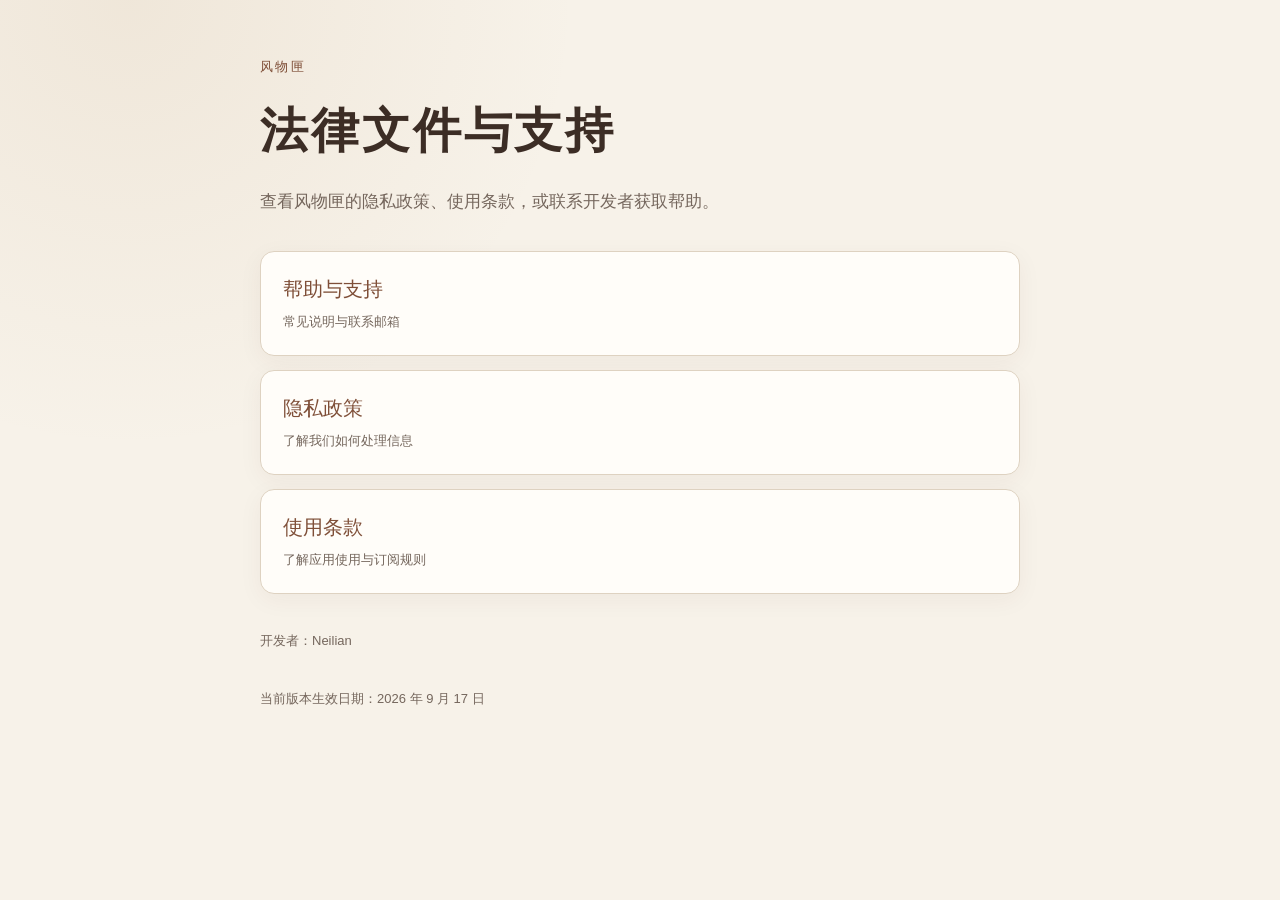
<file: index.html>
<!doctype html>
<html lang="zh-CN">
<head>
  <meta charset="utf-8">
  <meta name="viewport" content="width=device-width, initial-scale=1">
  <title>风物匣 · 法律文件与支持</title>
  <link rel="stylesheet" href="styles.css">
</head>
<body>
  <main class="container landing">
    <p class="eyebrow">风物匣</p>
    <h1>法律文件与支持</h1>
    <p class="lead">查看风物匣的隐私政策、使用条款，或联系开发者获取帮助。</p>
    <nav class="document-list" aria-label="法律文件与支持">
      <a class="document-card" href="support.html">
        <span>帮助与支持</span>
        <small>常见说明与联系邮箱</small>
      </a>
      <a class="document-card" href="privacy-policy.html">
        <span>隐私政策</span>
        <small>了解我们如何处理信息</small>
      </a>
      <a class="document-card" href="terms-of-use.html">
        <span>使用条款</span>
        <small>了解应用使用与订阅规则</small>
      </a>
    </nav>
    <p class="meta">开发者：Neilian</p>
    <p class="updated">当前版本生效日期：2026 年 9 月 17 日</p>
  </main>
</body>
</html>
</file>
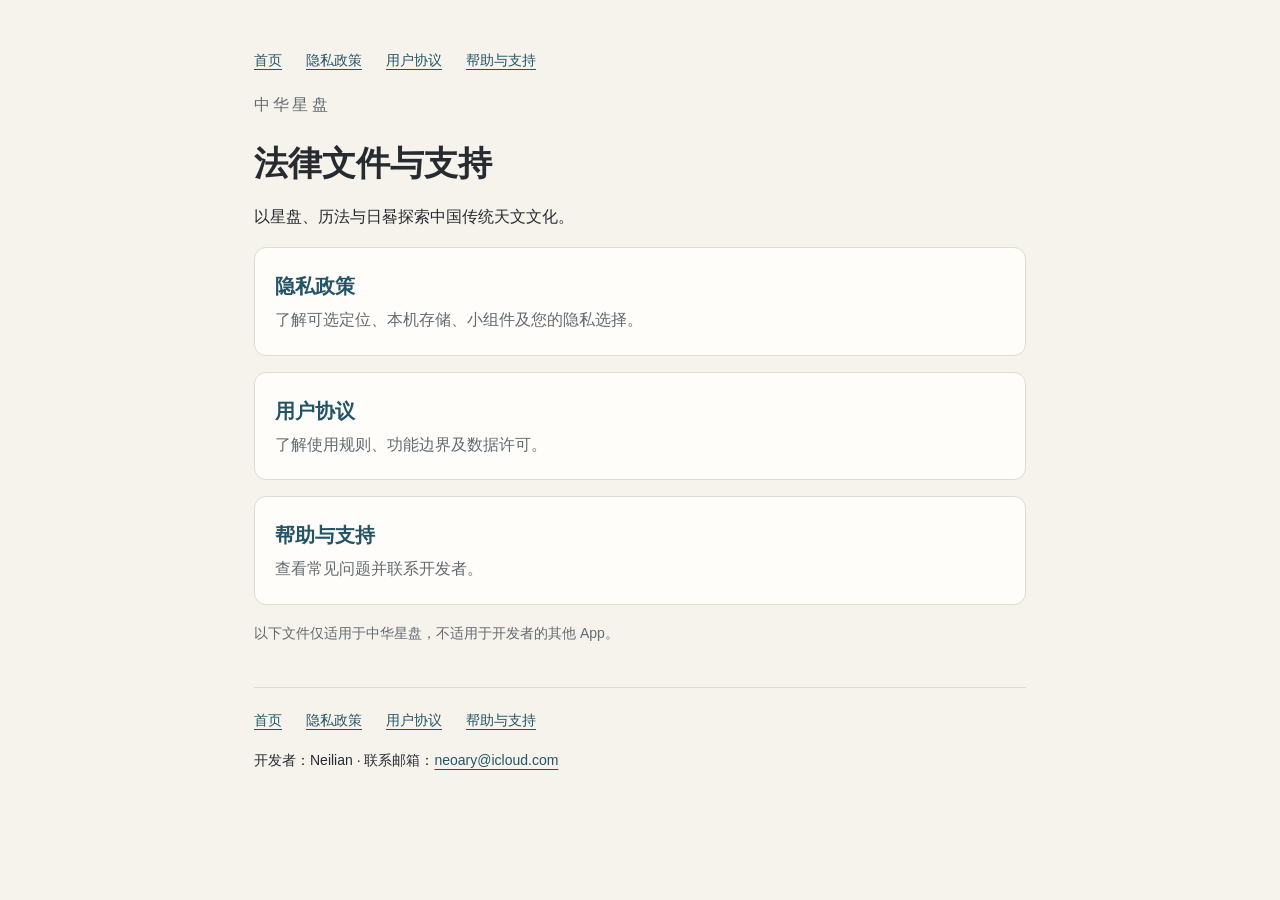
<file: apps/chinese-star-chart/index.html>
<!doctype html>
<html lang="zh-CN">
<head>
<meta charset="utf-8">
<meta name="viewport" content="width=device-width, initial-scale=1">
<meta name="description" content="中华星盘法律文件与支持，开发者 Neilian。">
<title>法律文件与支持 · 中华星盘</title>
<style>*{box-sizing:border-box}body{margin:0;background:#f6f3ed;color:#272b30;font-family:-apple-system,BlinkMacSystemFont,"PingFang SC","Microsoft YaHei",sans-serif;line-height:1.85}main{max-width:820px;margin:auto;padding:48px 24px 64px}a{color:#245566;text-underline-offset:4px}nav{display:flex;flex-wrap:wrap;gap:12px 24px;font-size:14px}h1{font-size:34px;line-height:1.3;margin:22px 0 12px}h2{font-size:21px;margin-top:32px}p,li{overflow-wrap:anywhere}.brand{letter-spacing:.2em;color:#626b70}.meta{font-size:14px;color:#626b70}.card{display:block;background:#fffdf9;border:1px solid #dedbd2;border-radius:12px;margin:16px 0;padding:20px;text-decoration:none}.card strong{display:block;font-size:20px}.card span{color:#626b70}footer{margin-top:40px;padding-top:20px;border-top:1px solid #dedbd2;font-size:14px}strong{font-weight:650}@media(max-width:480px){main{padding:28px 20px 48px}h1{font-size:28px}}</style>
</head>
<body><main>
<nav aria-label="中华星盘文件导航"><a href="index.html">首页</a><a href="privacy-policy.html">隐私政策</a><a href="terms-of-use.html">用户协议</a><a href="support.html">帮助与支持</a></nav>
<p class="brand">中华星盘</p><h1>法律文件与支持</h1>
<p>以星盘、历法与日晷探索中国传统天文文化。</p>
<a class="card" href="privacy-policy.html"><strong>隐私政策</strong><span>了解可选定位、本机存储、小组件及您的隐私选择。</span></a>
<a class="card" href="terms-of-use.html"><strong>用户协议</strong><span>了解使用规则、功能边界及数据许可。</span></a>
<a class="card" href="support.html"><strong>帮助与支持</strong><span>查看常见问题并联系开发者。</span></a>
<p class="meta">以下文件仅适用于中华星盘，不适用于开发者的其他 App。</p>
<footer><nav aria-label="中华星盘文件导航"><a href="index.html">首页</a><a href="privacy-policy.html">隐私政策</a><a href="terms-of-use.html">用户协议</a><a href="support.html">帮助与支持</a></nav><p>开发者：Neilian · 联系邮箱：<a href="mailto:neoary@icloud.com">neoary@icloud.com</a></p></footer>
</main></body></html>
</file>
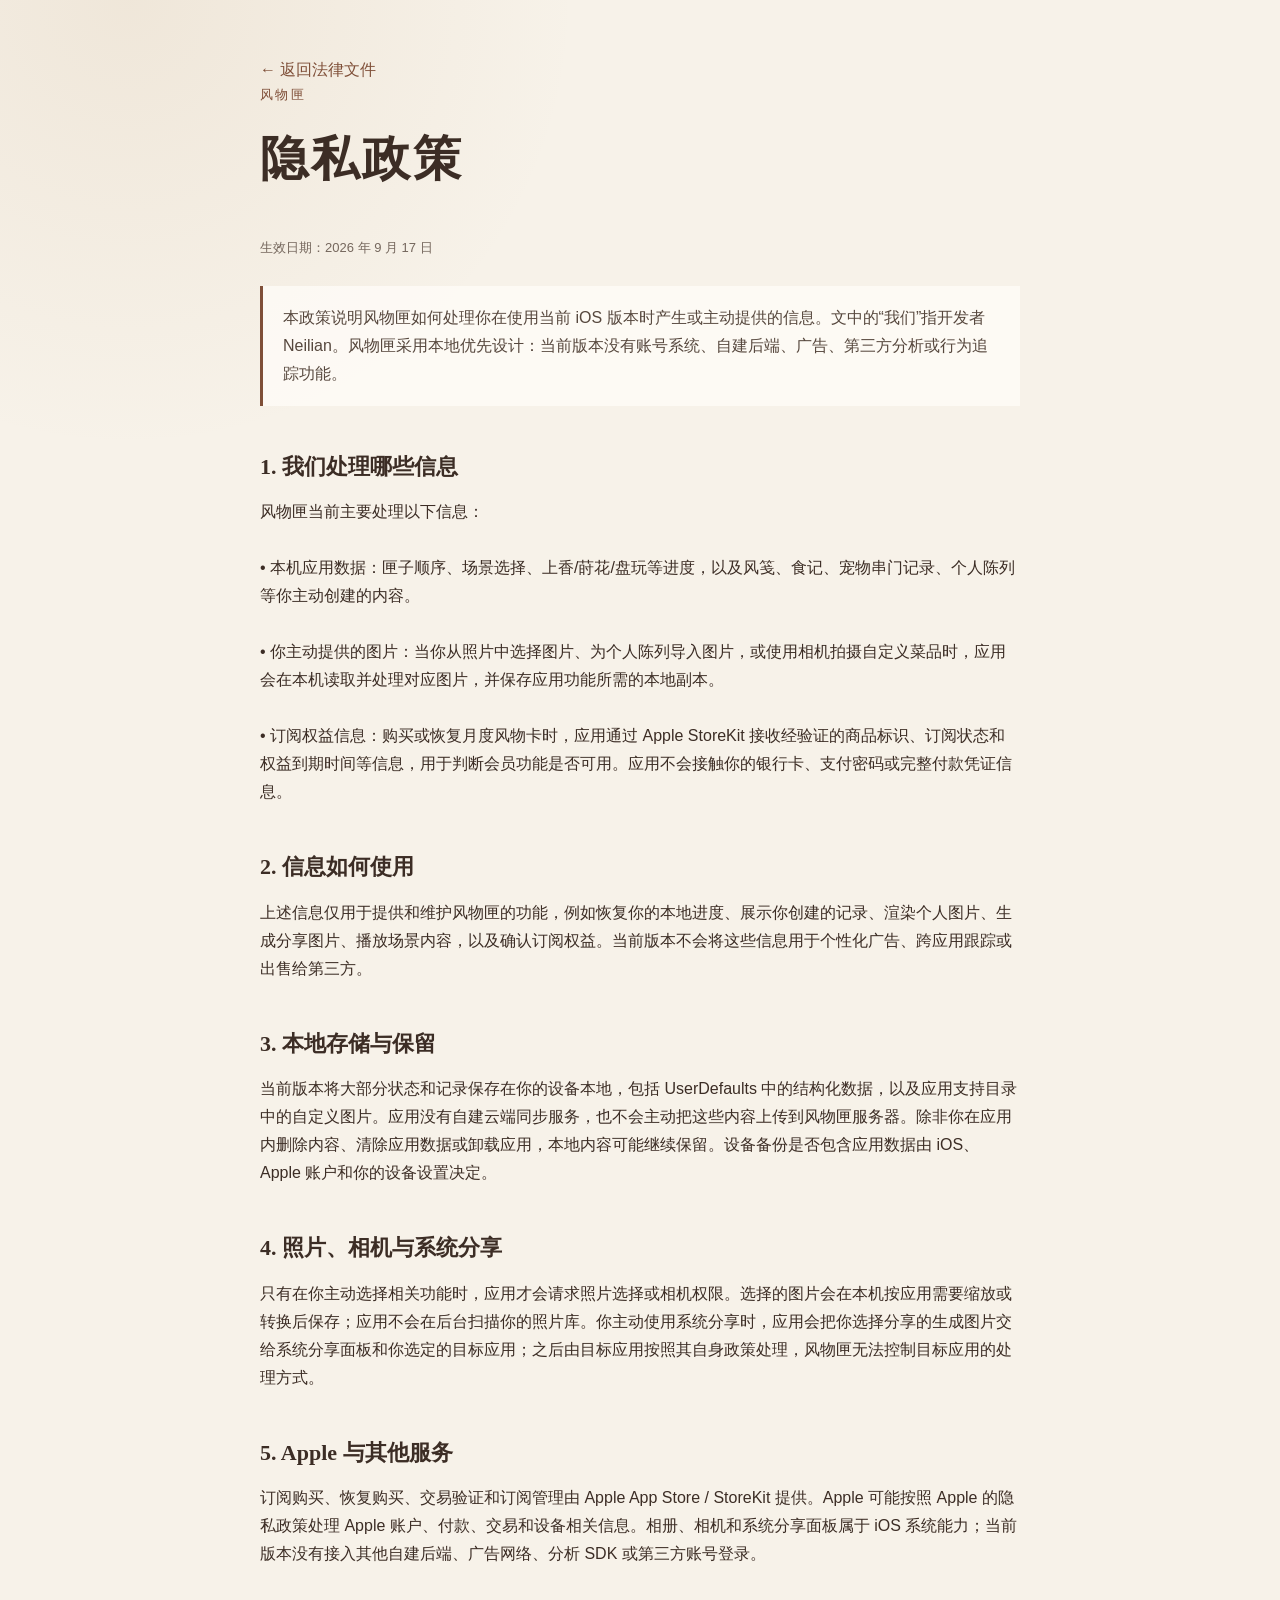
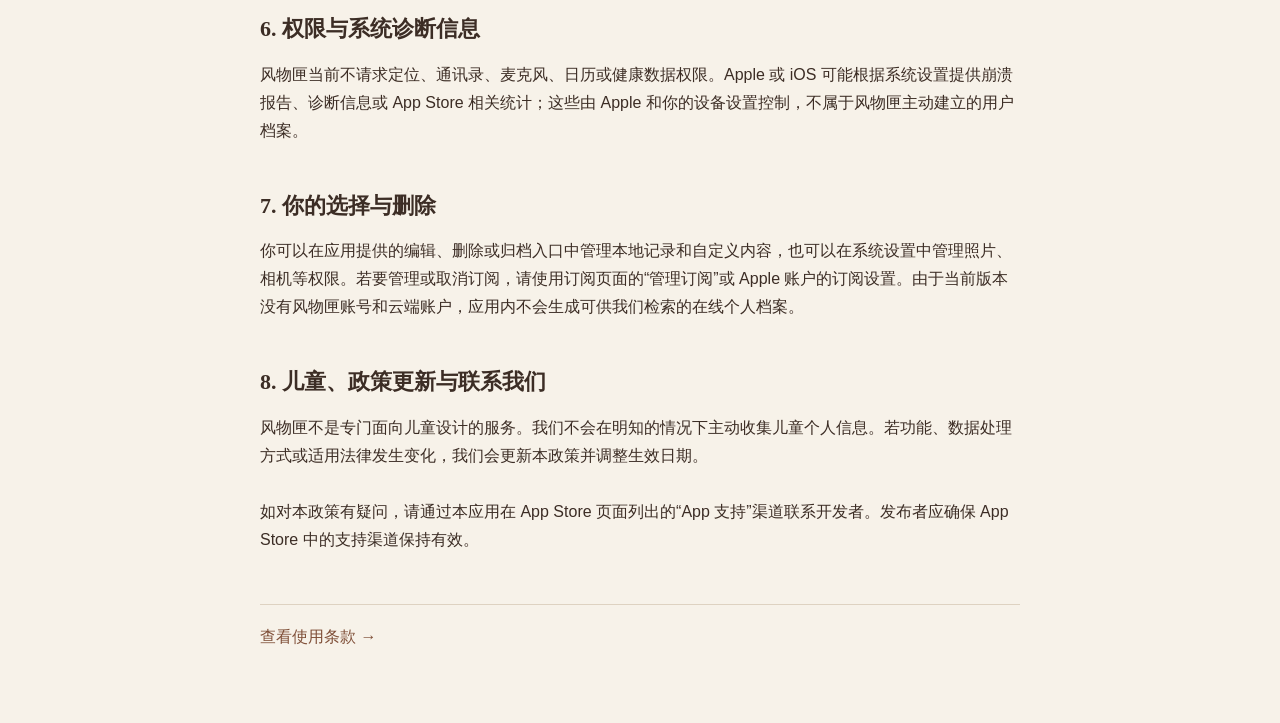
<file: privacy-policy.html>
<!doctype html>
<html lang="zh-CN">
<head>
  <meta charset="utf-8">
  <meta name="viewport" content="width=device-width, initial-scale=1">
  <meta name="description" content="风物匣隐私政策">
  <title>隐私政策 · 风物匣</title>
  <link rel="stylesheet" href="styles.css">
</head>
<body>
  <main class="container">
    <a class="back" href="index.html">← 返回法律文件</a>
    <p class="eyebrow">风物匣</p>
    <h1>隐私政策</h1>
    <p class="meta">生效日期：2026 年 9 月 17 日</p>
    <p class="summary">本政策说明风物匣如何处理你在使用当前 iOS 版本时产生或主动提供的信息。文中的“我们”指开发者 Neilian。风物匣采用本地优先设计：当前版本没有账号系统、自建后端、广告、第三方分析或行为追踪功能。</p>

    <section>
      <h2>1. 我们处理哪些信息</h2>
      <p>风物匣当前主要处理以下信息：

• 本机应用数据：匣子顺序、场景选择、上香/莳花/盘玩等进度，以及风笺、食记、宠物串门记录、个人陈列等你主动创建的内容。

• 你主动提供的图片：当你从照片中选择图片、为个人陈列导入图片，或使用相机拍摄自定义菜品时，应用会在本机读取并处理对应图片，并保存应用功能所需的本地副本。

• 订阅权益信息：购买或恢复月度风物卡时，应用通过 Apple StoreKit 接收经验证的商品标识、订阅状态和权益到期时间等信息，用于判断会员功能是否可用。应用不会接触你的银行卡、支付密码或完整付款凭证信息。</p>
    </section>

    <section>
      <h2>2. 信息如何使用</h2>
      <p>上述信息仅用于提供和维护风物匣的功能，例如恢复你的本地进度、展示你创建的记录、渲染个人图片、生成分享图片、播放场景内容，以及确认订阅权益。当前版本不会将这些信息用于个性化广告、跨应用跟踪或出售给第三方。</p>
    </section>

    <section>
      <h2>3. 本地存储与保留</h2>
      <p>当前版本将大部分状态和记录保存在你的设备本地，包括 UserDefaults 中的结构化数据，以及应用支持目录中的自定义图片。应用没有自建云端同步服务，也不会主动把这些内容上传到风物匣服务器。除非你在应用内删除内容、清除应用数据或卸载应用，本地内容可能继续保留。设备备份是否包含应用数据由 iOS、Apple 账户和你的设备设置决定。</p>
    </section>

    <section>
      <h2>4. 照片、相机与系统分享</h2>
      <p>只有在你主动选择相关功能时，应用才会请求照片选择或相机权限。选择的图片会在本机按应用需要缩放或转换后保存；应用不会在后台扫描你的照片库。你主动使用系统分享时，应用会把你选择分享的生成图片交给系统分享面板和你选定的目标应用；之后由目标应用按照其自身政策处理，风物匣无法控制目标应用的处理方式。</p>
    </section>

    <section>
      <h2>5. Apple 与其他服务</h2>
      <p>订阅购买、恢复购买、交易验证和订阅管理由 Apple App Store / StoreKit 提供。Apple 可能按照 Apple 的隐私政策处理 Apple 账户、付款、交易和设备相关信息。相册、相机和系统分享面板属于 iOS 系统能力；当前版本没有接入其他自建后端、广告网络、分析 SDK 或第三方账号登录。</p>
    </section>

    <section>
      <h2>6. 权限与系统诊断信息</h2>
      <p>风物匣当前不请求定位、通讯录、麦克风、日历或健康数据权限。Apple 或 iOS 可能根据系统设置提供崩溃报告、诊断信息或 App Store 相关统计；这些由 Apple 和你的设备设置控制，不属于风物匣主动建立的用户档案。</p>
    </section>

    <section>
      <h2>7. 你的选择与删除</h2>
      <p>你可以在应用提供的编辑、删除或归档入口中管理本地记录和自定义内容，也可以在系统设置中管理照片、相机等权限。若要管理或取消订阅，请使用订阅页面的“管理订阅”或 Apple 账户的订阅设置。由于当前版本没有风物匣账号和云端账户，应用内不会生成可供我们检索的在线个人档案。</p>
    </section>

    <section>
      <h2>8. 儿童、政策更新与联系我们</h2>
      <p>风物匣不是专门面向儿童设计的服务。我们不会在明知的情况下主动收集儿童个人信息。若功能、数据处理方式或适用法律发生变化，我们会更新本政策并调整生效日期。

如对本政策有疑问，请通过本应用在 App Store 页面列出的“App 支持”渠道联系开发者。发布者应确保 App Store 中的支持渠道保持有效。</p>
    </section>

    <footer><a class="back" href="terms-of-use.html">查看使用条款 →</a></footer>
  </main>
</body>
</html>
</file>
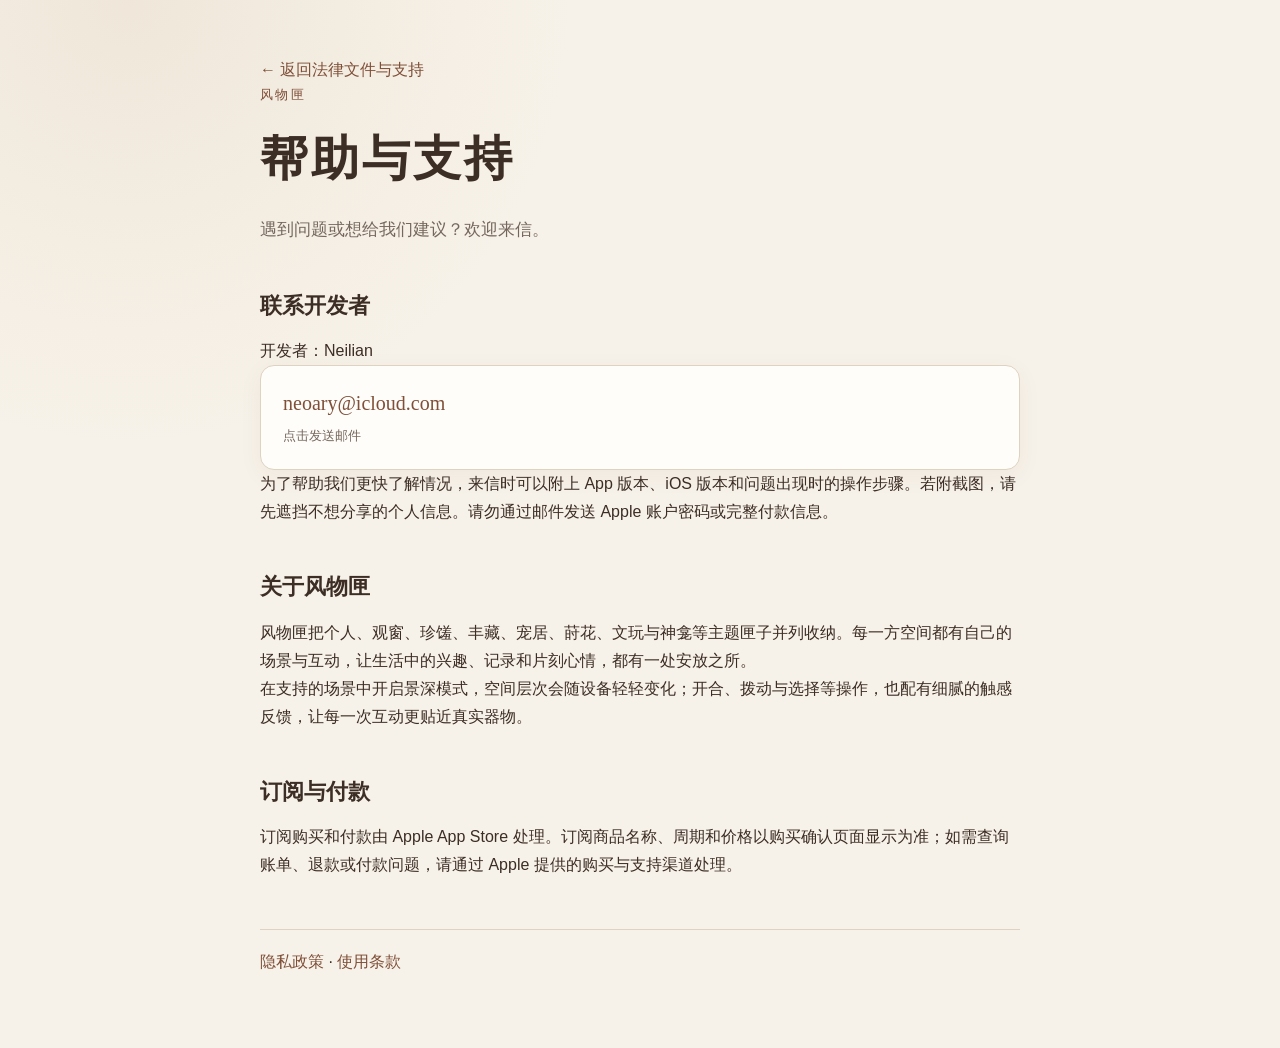
<file: support.html>
<!doctype html>
<html lang="zh-CN">
<head>
  <meta charset="utf-8">
  <meta name="viewport" content="width=device-width, initial-scale=1">
  <meta name="description" content="风物匣帮助与支持，提供联系邮箱、使用说明和关于风物匣的信息。">
  <title>帮助与支持 · 风物匣</title>
  <link rel="stylesheet" href="styles.css">
</head>
<body>
  <main class="container">
    <a class="back" href="index.html">← 返回法律文件与支持</a>
    <p class="eyebrow">风物匣</p>
    <h1>帮助与支持</h1>
    <p class="lead">遇到问题或想给我们建议？欢迎来信。</p>

    <section>
      <h2>联系开发者</h2>
      <p>开发者：Neilian</p>
      <a class="document-card" href="mailto:neoary@icloud.com?subject=%E9%A3%8E%E7%89%A9%E5%8C%A3%20%E4%BD%BF%E7%94%A8%E6%94%AF%E6%8C%81">
        <span>neoary@icloud.com</span>
        <small>点击发送邮件</small>
      </a>
      <p>为了帮助我们更快了解情况，来信时可以附上 App 版本、iOS 版本和问题出现时的操作步骤。若附截图，请先遮挡不想分享的个人信息。请勿通过邮件发送 Apple 账户密码或完整付款信息。</p>
    </section>

    <section>
      <h2>关于风物匣</h2>
      <p>风物匣把个人、观窗、珍馐、丰藏、宠居、莳花、文玩与神龛等主题匣子并列收纳。每一方空间都有自己的场景与互动，让生活中的兴趣、记录和片刻心情，都有一处安放之所。</p>
      <p>在支持的场景中开启景深模式，空间层次会随设备轻轻变化；开合、拨动与选择等操作，也配有细腻的触感反馈，让每一次互动更贴近真实器物。</p>
    </section>

    <section>
      <h2>订阅与付款</h2>
      <p>订阅购买和付款由 Apple App Store 处理。订阅商品名称、周期和价格以购买确认页面显示为准；如需查询账单、退款或付款问题，请通过 Apple 提供的购买与支持渠道处理。</p>
    </section>

    <footer>
      <a class="back" href="privacy-policy.html">隐私政策</a>
      <span aria-hidden="true"> · </span>
      <a class="back" href="terms-of-use.html">使用条款</a>
    </footer>
  </main>
</body>
</html>
</file>
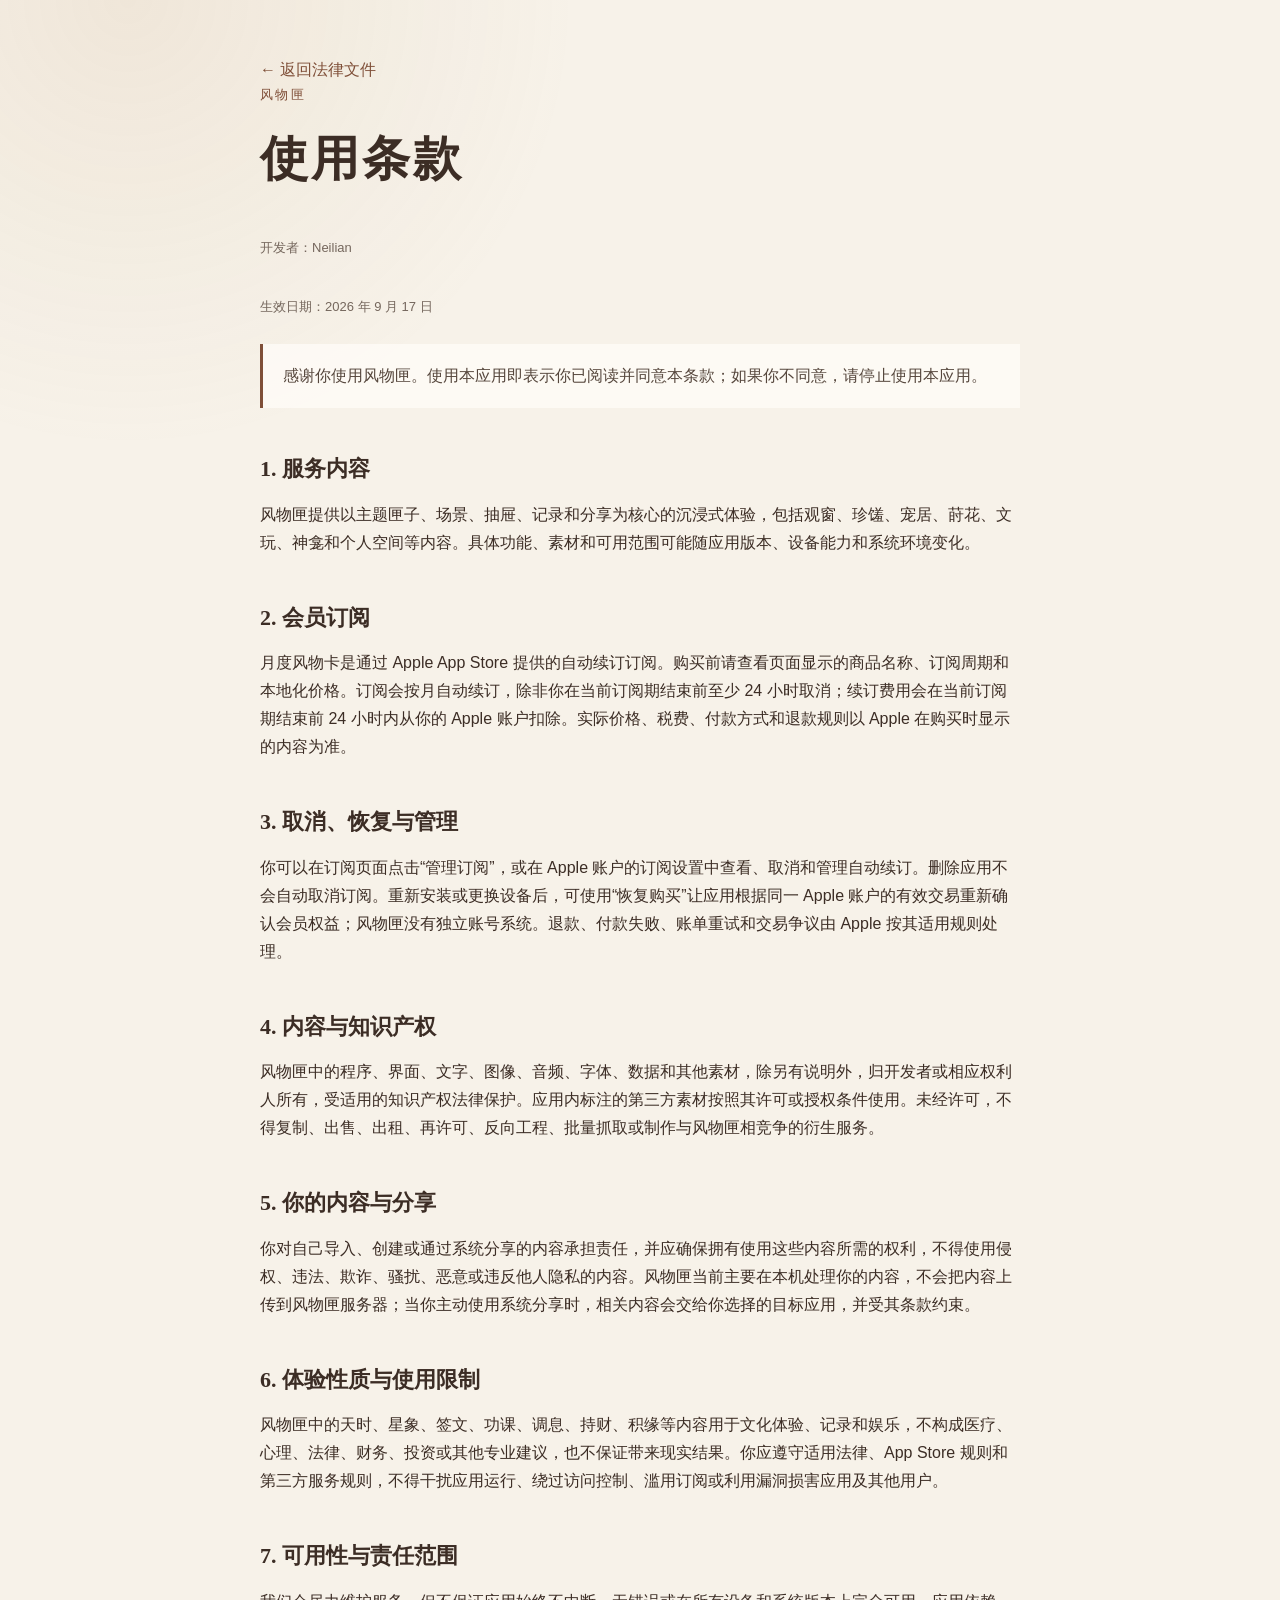
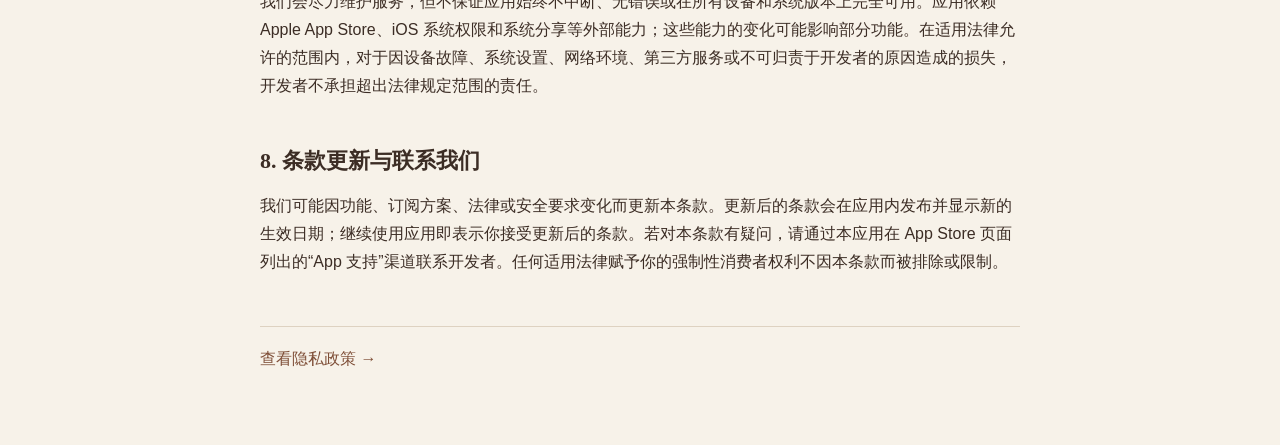
<file: terms-of-use.html>
<!doctype html>
<html lang="zh-CN">
<head>
  <meta charset="utf-8">
  <meta name="viewport" content="width=device-width, initial-scale=1">
  <meta name="description" content="风物匣使用条款">
  <title>使用条款 · 风物匣</title>
  <link rel="stylesheet" href="styles.css">
</head>
<body>
  <main class="container">
    <a class="back" href="index.html">← 返回法律文件</a>
    <p class="eyebrow">风物匣</p>
    <h1>使用条款</h1>
    <p class="meta">开发者：Neilian</p>
    <p class="meta">生效日期：2026 年 9 月 17 日</p>
    <p class="summary">感谢你使用风物匣。使用本应用即表示你已阅读并同意本条款；如果你不同意，请停止使用本应用。</p>

    <section>
      <h2>1. 服务内容</h2>
      <p>风物匣提供以主题匣子、场景、抽屉、记录和分享为核心的沉浸式体验，包括观窗、珍馐、宠居、莳花、文玩、神龛和个人空间等内容。具体功能、素材和可用范围可能随应用版本、设备能力和系统环境变化。</p>
    </section>

    <section>
      <h2>2. 会员订阅</h2>
      <p>月度风物卡是通过 Apple App Store 提供的自动续订订阅。购买前请查看页面显示的商品名称、订阅周期和本地化价格。订阅会按月自动续订，除非你在当前订阅期结束前至少 24 小时取消；续订费用会在当前订阅期结束前 24 小时内从你的 Apple 账户扣除。实际价格、税费、付款方式和退款规则以 Apple 在购买时显示的内容为准。</p>
    </section>

    <section>
      <h2>3. 取消、恢复与管理</h2>
      <p>你可以在订阅页面点击“管理订阅”，或在 Apple 账户的订阅设置中查看、取消和管理自动续订。删除应用不会自动取消订阅。重新安装或更换设备后，可使用“恢复购买”让应用根据同一 Apple 账户的有效交易重新确认会员权益；风物匣没有独立账号系统。退款、付款失败、账单重试和交易争议由 Apple 按其适用规则处理。</p>
    </section>

    <section>
      <h2>4. 内容与知识产权</h2>
      <p>风物匣中的程序、界面、文字、图像、音频、字体、数据和其他素材，除另有说明外，归开发者或相应权利人所有，受适用的知识产权法律保护。应用内标注的第三方素材按照其许可或授权条件使用。未经许可，不得复制、出售、出租、再许可、反向工程、批量抓取或制作与风物匣相竞争的衍生服务。</p>
    </section>

    <section>
      <h2>5. 你的内容与分享</h2>
      <p>你对自己导入、创建或通过系统分享的内容承担责任，并应确保拥有使用这些内容所需的权利，不得使用侵权、违法、欺诈、骚扰、恶意或违反他人隐私的内容。风物匣当前主要在本机处理你的内容，不会把内容上传到风物匣服务器；当你主动使用系统分享时，相关内容会交给你选择的目标应用，并受其条款约束。</p>
    </section>

    <section>
      <h2>6. 体验性质与使用限制</h2>
      <p>风物匣中的天时、星象、签文、功课、调息、持财、积缘等内容用于文化体验、记录和娱乐，不构成医疗、心理、法律、财务、投资或其他专业建议，也不保证带来现实结果。你应遵守适用法律、App Store 规则和第三方服务规则，不得干扰应用运行、绕过访问控制、滥用订阅或利用漏洞损害应用及其他用户。</p>
    </section>

    <section>
      <h2>7. 可用性与责任范围</h2>
      <p>我们会尽力维护服务，但不保证应用始终不中断、无错误或在所有设备和系统版本上完全可用。应用依赖 Apple App Store、iOS 系统权限和系统分享等外部能力；这些能力的变化可能影响部分功能。在适用法律允许的范围内，对于因设备故障、系统设置、网络环境、第三方服务或不可归责于开发者的原因造成的损失，开发者不承担超出法律规定范围的责任。</p>
    </section>

    <section>
      <h2>8. 条款更新与联系我们</h2>
      <p>我们可能因功能、订阅方案、法律或安全要求变化而更新本条款。更新后的条款会在应用内发布并显示新的生效日期；继续使用应用即表示你接受更新后的条款。若对本条款有疑问，请通过本应用在 App Store 页面列出的“App 支持”渠道联系开发者。任何适用法律赋予你的强制性消费者权利不因本条款而被排除或限制。</p>
    </section>

    <footer><a class="back" href="privacy-policy.html">查看隐私政策 →</a></footer>
  </main>
</body>
</html>
</file>
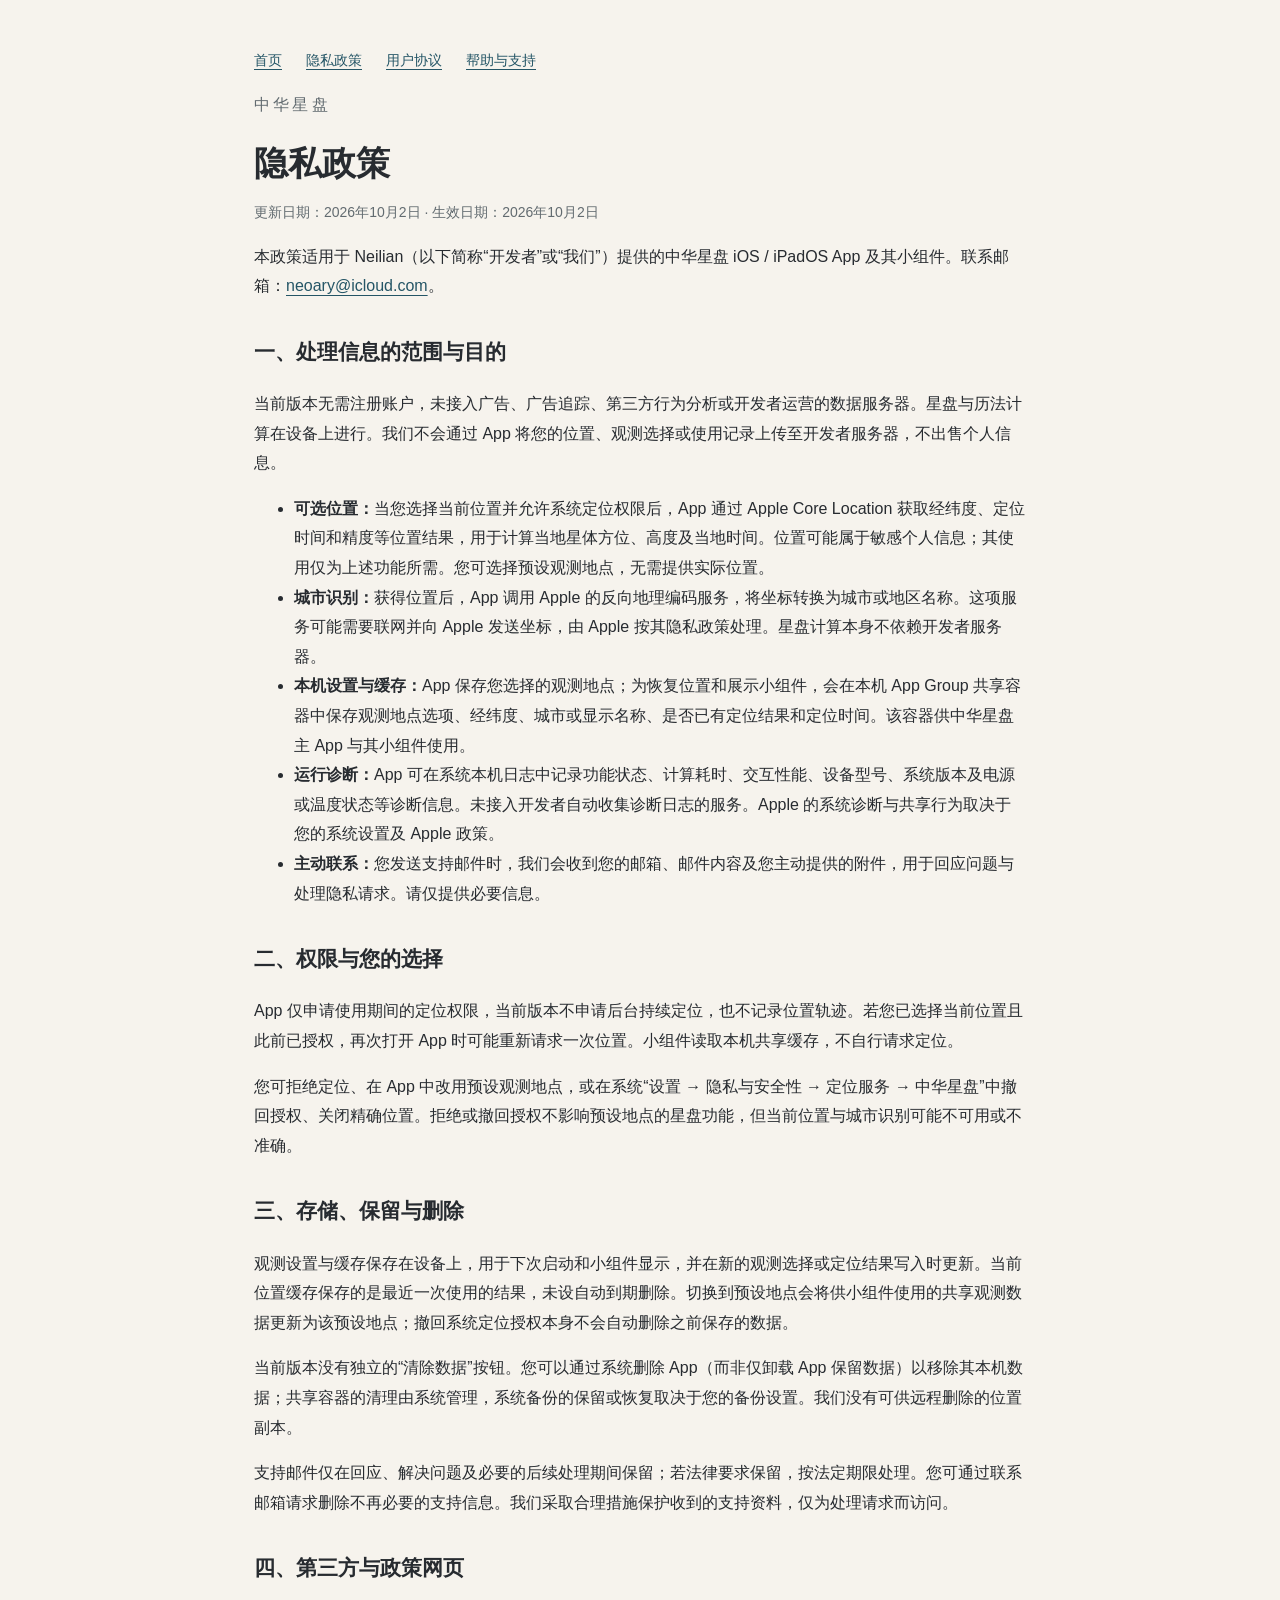
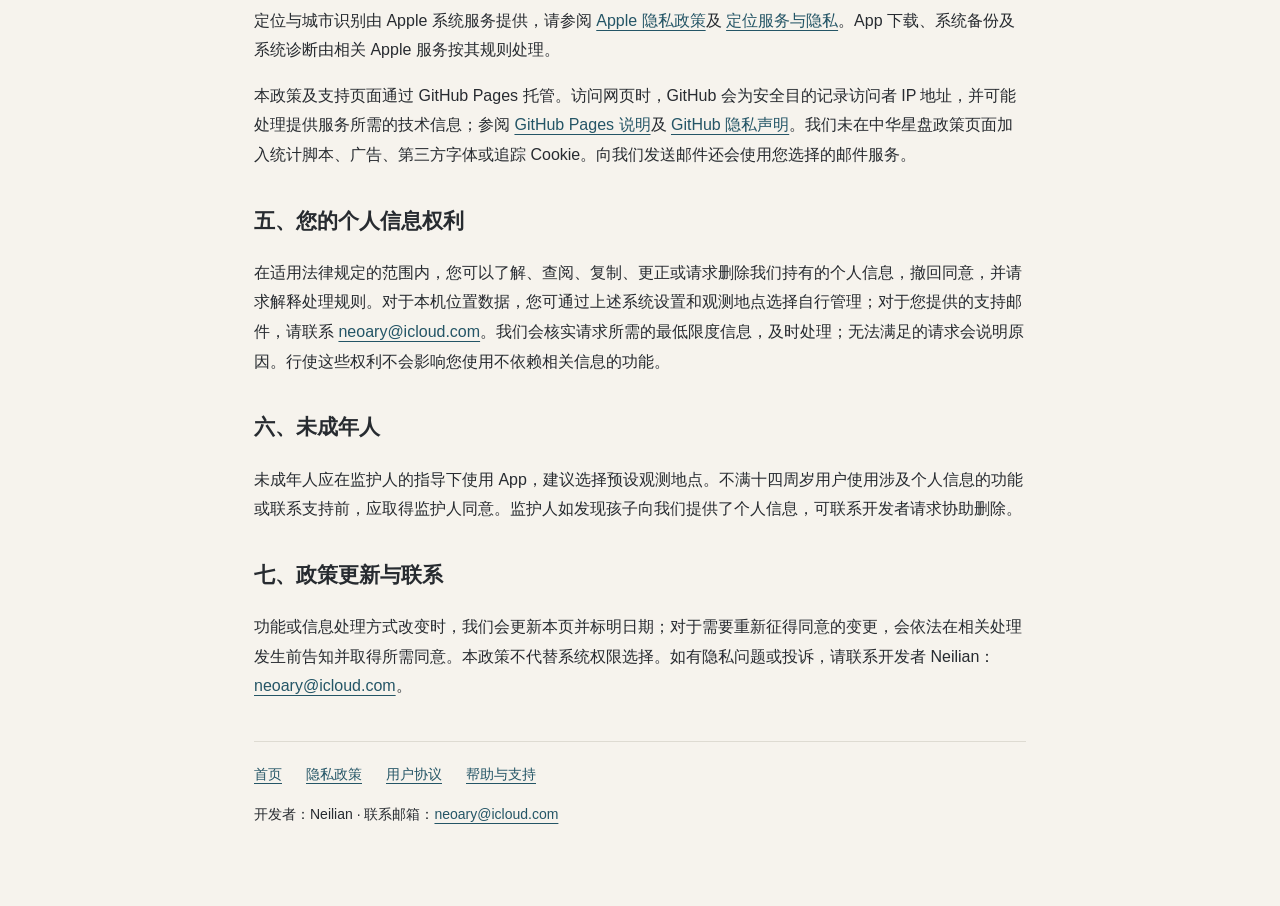
<file: apps/chinese-star-chart/privacy-policy.html>
<!doctype html>
<html lang="zh-CN">
<head>
<meta charset="utf-8">
<meta name="viewport" content="width=device-width, initial-scale=1">
<meta name="description" content="中华星盘隐私政策，开发者 Neilian。">
<title>隐私政策 · 中华星盘</title>
<style>*{box-sizing:border-box}body{margin:0;background:#f6f3ed;color:#272b30;font-family:-apple-system,BlinkMacSystemFont,"PingFang SC","Microsoft YaHei",sans-serif;line-height:1.85}main{max-width:820px;margin:auto;padding:48px 24px 64px}a{color:#245566;text-underline-offset:4px}nav{display:flex;flex-wrap:wrap;gap:12px 24px;font-size:14px}h1{font-size:34px;line-height:1.3;margin:22px 0 12px}h2{font-size:21px;margin-top:32px}p,li{overflow-wrap:anywhere}.brand{letter-spacing:.2em;color:#626b70}.meta{font-size:14px;color:#626b70}.card{display:block;background:#fffdf9;border:1px solid #dedbd2;border-radius:12px;margin:16px 0;padding:20px;text-decoration:none}.card strong{display:block;font-size:20px}.card span{color:#626b70}footer{margin-top:40px;padding-top:20px;border-top:1px solid #dedbd2;font-size:14px}strong{font-weight:650}@media(max-width:480px){main{padding:28px 20px 48px}h1{font-size:28px}}</style>
</head>
<body><main>
<nav aria-label="中华星盘文件导航"><a href="index.html">首页</a><a href="privacy-policy.html">隐私政策</a><a href="terms-of-use.html">用户协议</a><a href="support.html">帮助与支持</a></nav>
<p class="brand">中华星盘</p><h1>隐私政策</h1>
<p class="meta">更新日期：2026年10月2日 · 生效日期：2026年10月2日</p>
<p>本政策适用于 Neilian（以下简称“开发者”或“我们”）提供的中华星盘 iOS / iPadOS App 及其小组件。联系邮箱：<a href="mailto:neoary@icloud.com">neoary@icloud.com</a>。</p>
<h2>一、处理信息的范围与目的</h2>
<p>当前版本无需注册账户，未接入广告、广告追踪、第三方行为分析或开发者运营的数据服务器。星盘与历法计算在设备上进行。我们不会通过 App 将您的位置、观测选择或使用记录上传至开发者服务器，不出售个人信息。</p>
<ul><li><strong>可选位置：</strong>当您选择当前位置并允许系统定位权限后，App 通过 Apple Core Location 获取经纬度、定位时间和精度等位置结果，用于计算当地星体方位、高度及当地时间。位置可能属于敏感个人信息；其使用仅为上述功能所需。您可选择预设观测地点，无需提供实际位置。</li>
<li><strong>城市识别：</strong>获得位置后，App 调用 Apple 的反向地理编码服务，将坐标转换为城市或地区名称。这项服务可能需要联网并向 Apple 发送坐标，由 Apple 按其隐私政策处理。星盘计算本身不依赖开发者服务器。</li>
<li><strong>本机设置与缓存：</strong>App 保存您选择的观测地点；为恢复位置和展示小组件，会在本机 App Group 共享容器中保存观测地点选项、经纬度、城市或显示名称、是否已有定位结果和定位时间。该容器供中华星盘主 App 与其小组件使用。</li>
<li><strong>运行诊断：</strong>App 可在系统本机日志中记录功能状态、计算耗时、交互性能、设备型号、系统版本及电源或温度状态等诊断信息。未接入开发者自动收集诊断日志的服务。Apple 的系统诊断与共享行为取决于您的系统设置及 Apple 政策。</li>
<li><strong>主动联系：</strong>您发送支持邮件时，我们会收到您的邮箱、邮件内容及您主动提供的附件，用于回应问题与处理隐私请求。请仅提供必要信息。</li></ul>
<h2>二、权限与您的选择</h2>
<p>App 仅申请使用期间的定位权限，当前版本不申请后台持续定位，也不记录位置轨迹。若您已选择当前位置且此前已授权，再次打开 App 时可能重新请求一次位置。小组件读取本机共享缓存，不自行请求定位。</p>
<p>您可拒绝定位、在 App 中改用预设观测地点，或在系统“设置 → 隐私与安全性 → 定位服务 → 中华星盘”中撤回授权、关闭精确位置。拒绝或撤回授权不影响预设地点的星盘功能，但当前位置与城市识别可能不可用或不准确。</p>
<h2>三、存储、保留与删除</h2>
<p>观测设置与缓存保存在设备上，用于下次启动和小组件显示，并在新的观测选择或定位结果写入时更新。当前位置缓存保存的是最近一次使用的结果，未设自动到期删除。切换到预设地点会将供小组件使用的共享观测数据更新为该预设地点；撤回系统定位授权本身不会自动删除之前保存的数据。</p>
<p>当前版本没有独立的“清除数据”按钮。您可以通过系统删除 App（而非仅卸载 App 保留数据）以移除其本机数据；共享容器的清理由系统管理，系统备份的保留或恢复取决于您的备份设置。我们没有可供远程删除的位置副本。</p>
<p>支持邮件仅在回应、解决问题及必要的后续处理期间保留；若法律要求保留，按法定期限处理。您可通过联系邮箱请求删除不再必要的支持信息。我们采取合理措施保护收到的支持资料，仅为处理请求而访问。</p>
<h2>四、第三方与政策网页</h2>
<p>定位与城市识别由 Apple 系统服务提供，请参阅 <a href="https://www.apple.com/legal/privacy/">Apple 隐私政策</a>及 <a href="https://www.apple.com/legal/privacy/data/zh-cn/location-services/">定位服务与隐私</a>。App 下载、系统备份及系统诊断由相关 Apple 服务按其规则处理。</p>
<p>本政策及支持页面通过 GitHub Pages 托管。访问网页时，GitHub 会为安全目的记录访问者 IP 地址，并可能处理提供服务所需的技术信息；参阅 <a href="https://docs.github.com/en/pages/getting-started-with-github-pages/what-is-github-pages">GitHub Pages 说明</a>及 <a href="https://docs.github.com/en/site-policy/privacy-policies/github-general-privacy-statement">GitHub 隐私声明</a>。我们未在中华星盘政策页面加入统计脚本、广告、第三方字体或追踪 Cookie。向我们发送邮件还会使用您选择的邮件服务。</p>
<h2>五、您的个人信息权利</h2>
<p>在适用法律规定的范围内，您可以了解、查阅、复制、更正或请求删除我们持有的个人信息，撤回同意，并请求解释处理规则。对于本机位置数据，您可通过上述系统设置和观测地点选择自行管理；对于您提供的支持邮件，请联系 <a href="mailto:neoary@icloud.com">neoary@icloud.com</a>。我们会核实请求所需的最低限度信息，及时处理；无法满足的请求会说明原因。行使这些权利不会影响您使用不依赖相关信息的功能。</p>
<h2>六、未成年人</h2>
<p>未成年人应在监护人的指导下使用 App，建议选择预设观测地点。不满十四周岁用户使用涉及个人信息的功能或联系支持前，应取得监护人同意。监护人如发现孩子向我们提供了个人信息，可联系开发者请求协助删除。</p>
<h2>七、政策更新与联系</h2>
<p>功能或信息处理方式改变时，我们会更新本页并标明日期；对于需要重新征得同意的变更，会依法在相关处理发生前告知并取得所需同意。本政策不代替系统权限选择。如有隐私问题或投诉，请联系开发者 Neilian：<a href="mailto:neoary@icloud.com">neoary@icloud.com</a>。</p>
<footer><nav aria-label="中华星盘文件导航"><a href="index.html">首页</a><a href="privacy-policy.html">隐私政策</a><a href="terms-of-use.html">用户协议</a><a href="support.html">帮助与支持</a></nav><p>开发者：Neilian · 联系邮箱：<a href="mailto:neoary@icloud.com">neoary@icloud.com</a></p></footer>
</main></body></html>
</file>
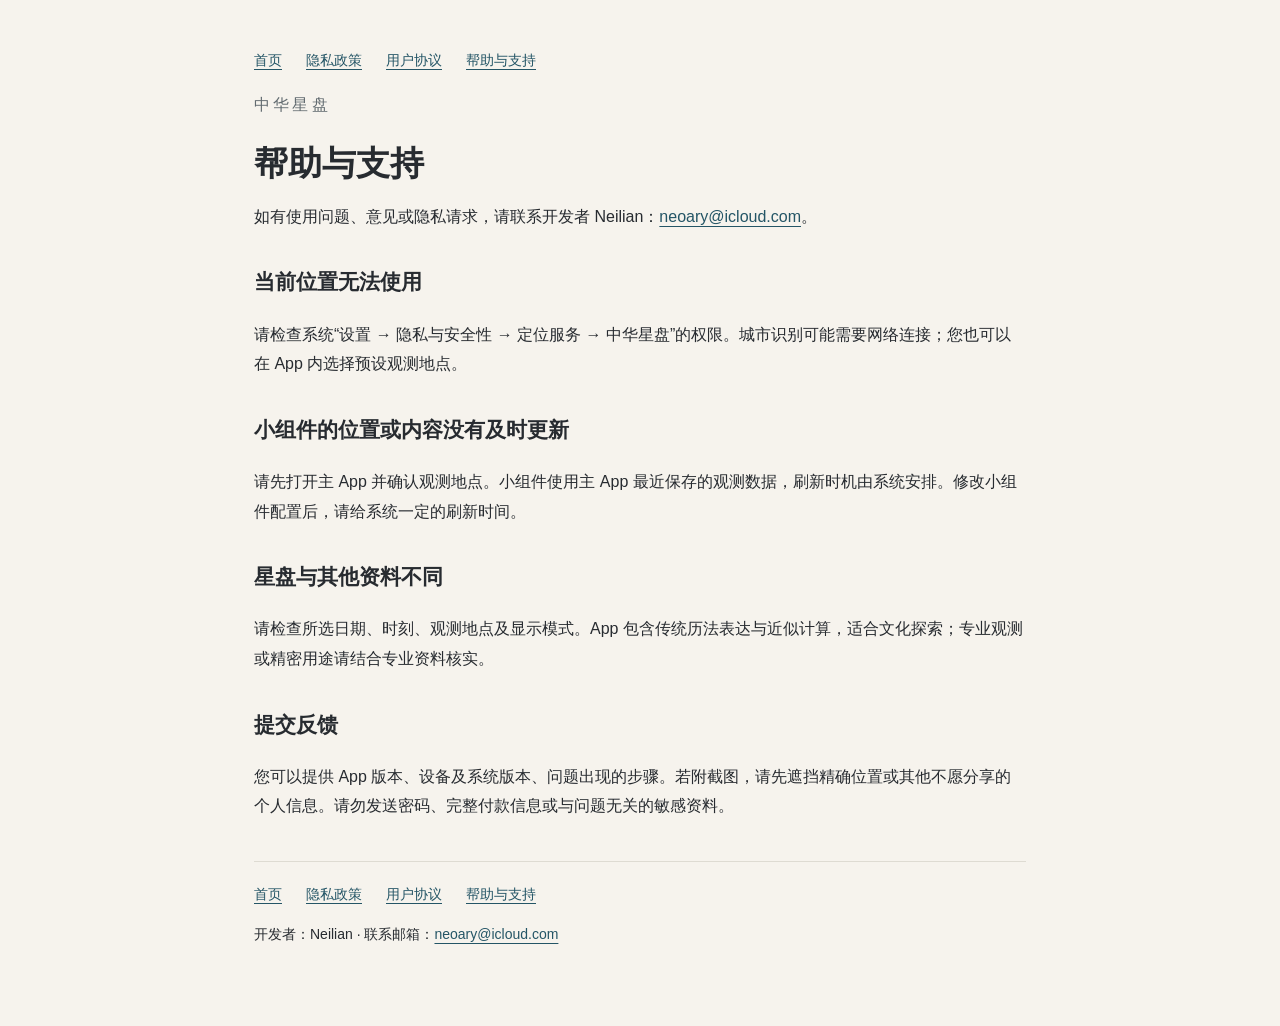
<file: apps/chinese-star-chart/support.html>
<!doctype html>
<html lang="zh-CN">
<head>
<meta charset="utf-8">
<meta name="viewport" content="width=device-width, initial-scale=1">
<meta name="description" content="中华星盘帮助与支持，开发者 Neilian。">
<title>帮助与支持 · 中华星盘</title>
<style>*{box-sizing:border-box}body{margin:0;background:#f6f3ed;color:#272b30;font-family:-apple-system,BlinkMacSystemFont,"PingFang SC","Microsoft YaHei",sans-serif;line-height:1.85}main{max-width:820px;margin:auto;padding:48px 24px 64px}a{color:#245566;text-underline-offset:4px}nav{display:flex;flex-wrap:wrap;gap:12px 24px;font-size:14px}h1{font-size:34px;line-height:1.3;margin:22px 0 12px}h2{font-size:21px;margin-top:32px}p,li{overflow-wrap:anywhere}.brand{letter-spacing:.2em;color:#626b70}.meta{font-size:14px;color:#626b70}.card{display:block;background:#fffdf9;border:1px solid #dedbd2;border-radius:12px;margin:16px 0;padding:20px;text-decoration:none}.card strong{display:block;font-size:20px}.card span{color:#626b70}footer{margin-top:40px;padding-top:20px;border-top:1px solid #dedbd2;font-size:14px}strong{font-weight:650}@media(max-width:480px){main{padding:28px 20px 48px}h1{font-size:28px}}</style>
</head>
<body><main>
<nav aria-label="中华星盘文件导航"><a href="index.html">首页</a><a href="privacy-policy.html">隐私政策</a><a href="terms-of-use.html">用户协议</a><a href="support.html">帮助与支持</a></nav>
<p class="brand">中华星盘</p><h1>帮助与支持</h1>
<p>如有使用问题、意见或隐私请求，请联系开发者 Neilian：<a href="mailto:neoary@icloud.com">neoary@icloud.com</a>。</p>
<h2>当前位置无法使用</h2><p>请检查系统“设置 → 隐私与安全性 → 定位服务 → 中华星盘”的权限。城市识别可能需要网络连接；您也可以在 App 内选择预设观测地点。</p>
<h2>小组件的位置或内容没有及时更新</h2><p>请先打开主 App 并确认观测地点。小组件使用主 App 最近保存的观测数据，刷新时机由系统安排。修改小组件配置后，请给系统一定的刷新时间。</p>
<h2>星盘与其他资料不同</h2><p>请检查所选日期、时刻、观测地点及显示模式。App 包含传统历法表达与近似计算，适合文化探索；专业观测或精密用途请结合专业资料核实。</p>
<h2>提交反馈</h2><p>您可以提供 App 版本、设备及系统版本、问题出现的步骤。若附截图，请先遮挡精确位置或其他不愿分享的个人信息。请勿发送密码、完整付款信息或与问题无关的敏感资料。</p>
<footer><nav aria-label="中华星盘文件导航"><a href="index.html">首页</a><a href="privacy-policy.html">隐私政策</a><a href="terms-of-use.html">用户协议</a><a href="support.html">帮助与支持</a></nav><p>开发者：Neilian · 联系邮箱：<a href="mailto:neoary@icloud.com">neoary@icloud.com</a></p></footer>
</main></body></html>
</file>
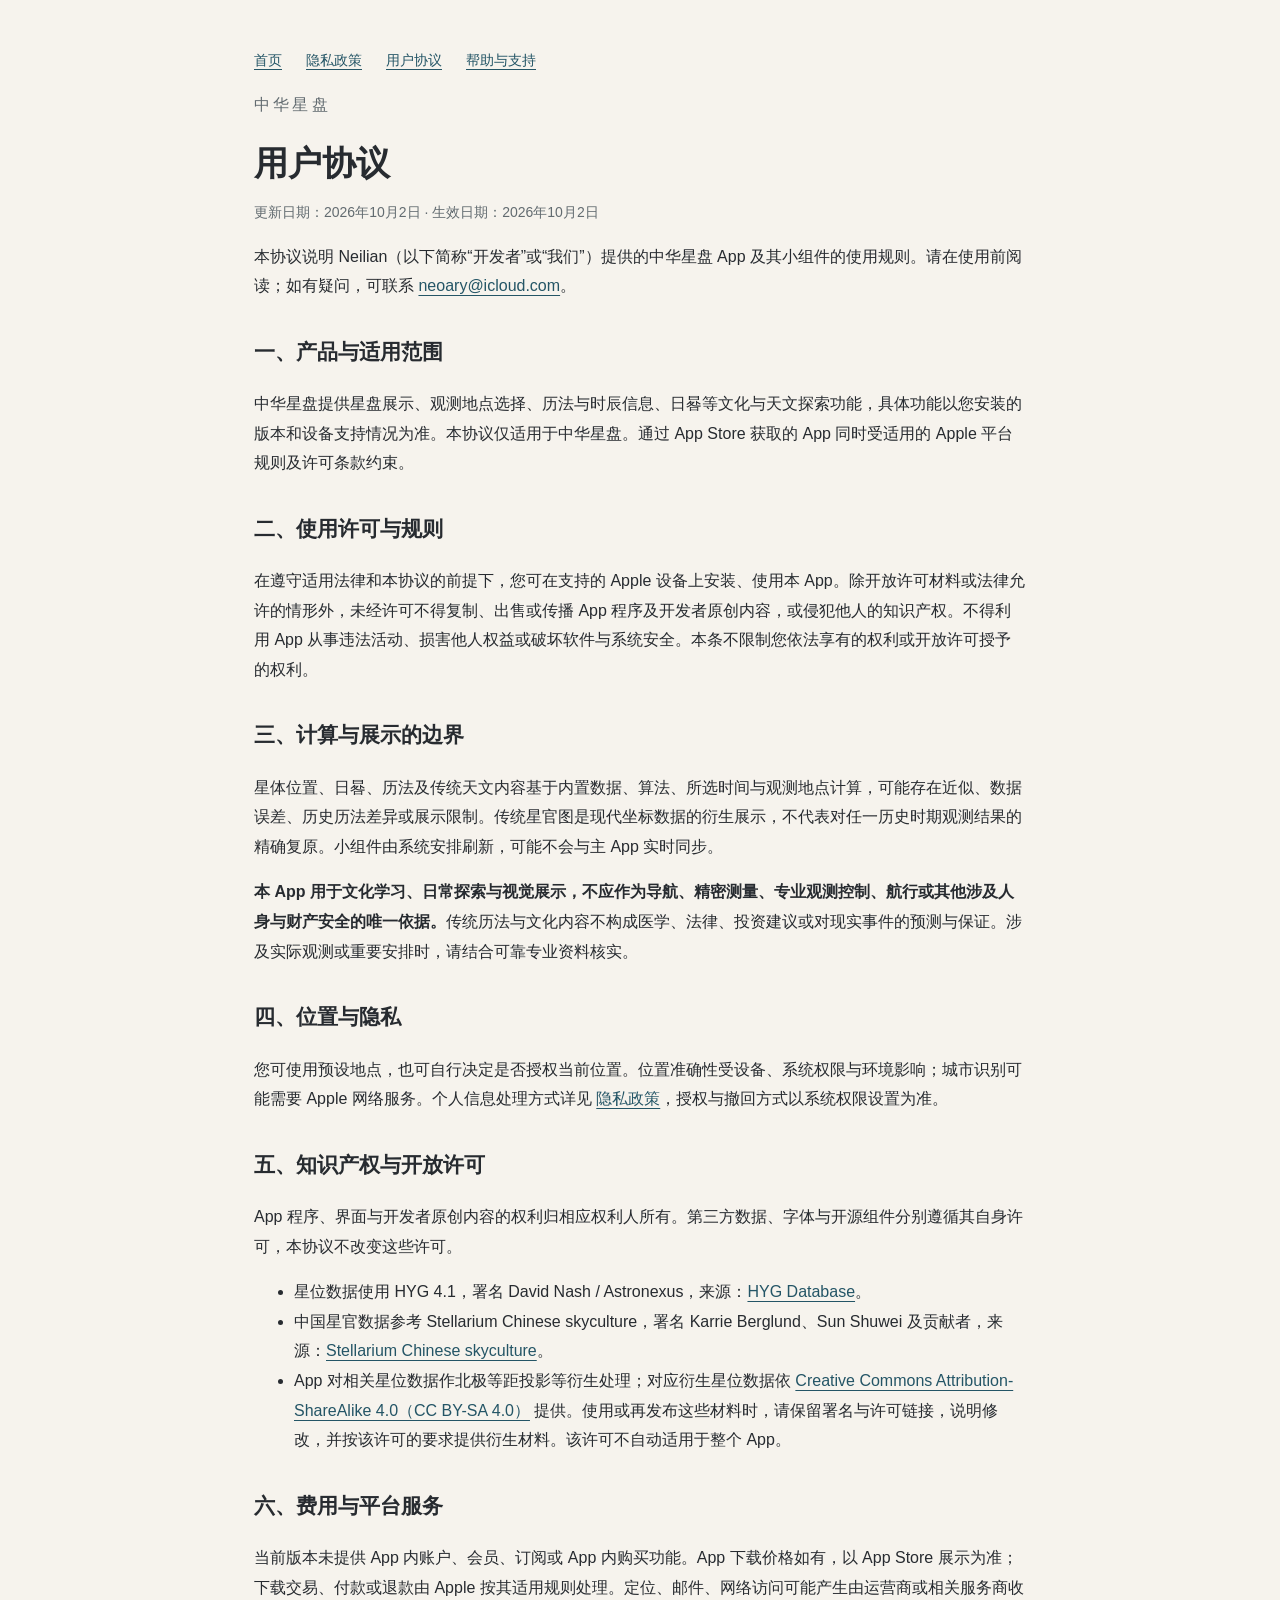
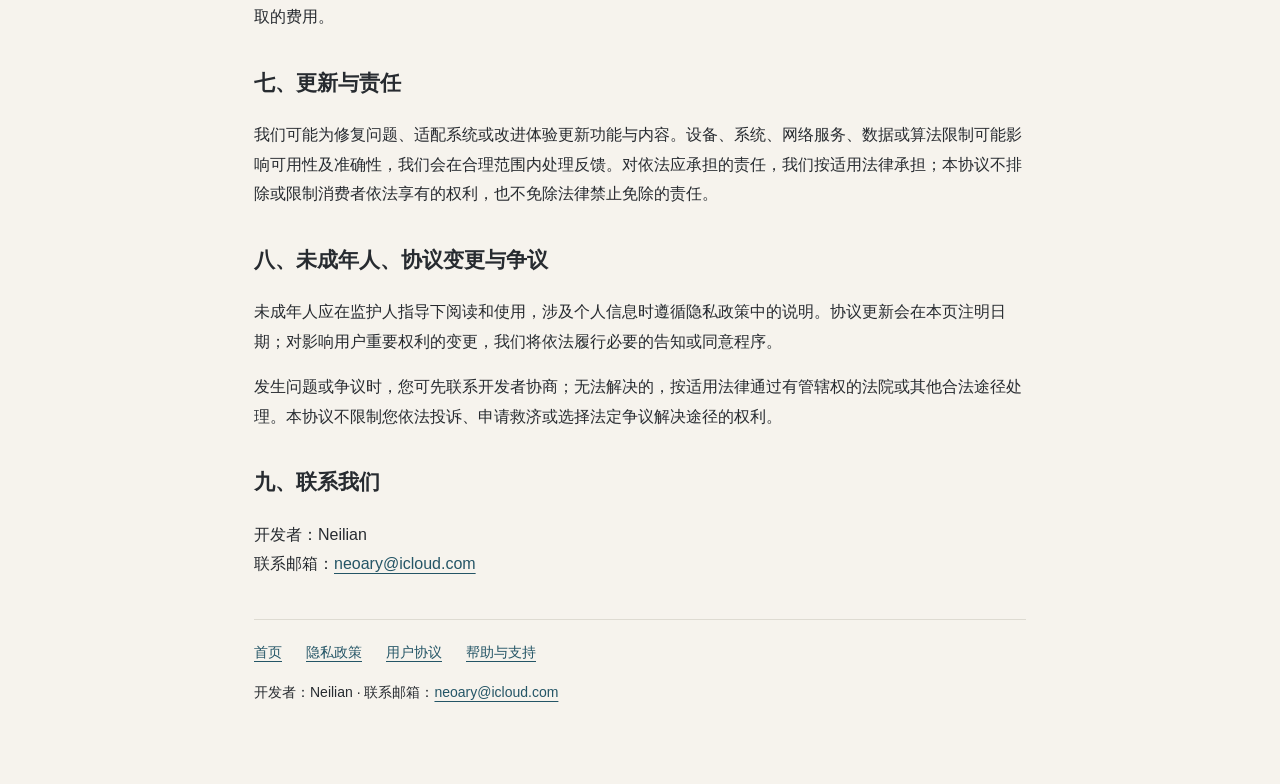
<file: apps/chinese-star-chart/terms-of-use.html>
<!doctype html>
<html lang="zh-CN">
<head>
<meta charset="utf-8">
<meta name="viewport" content="width=device-width, initial-scale=1">
<meta name="description" content="中华星盘用户协议，开发者 Neilian。">
<title>用户协议 · 中华星盘</title>
<style>*{box-sizing:border-box}body{margin:0;background:#f6f3ed;color:#272b30;font-family:-apple-system,BlinkMacSystemFont,"PingFang SC","Microsoft YaHei",sans-serif;line-height:1.85}main{max-width:820px;margin:auto;padding:48px 24px 64px}a{color:#245566;text-underline-offset:4px}nav{display:flex;flex-wrap:wrap;gap:12px 24px;font-size:14px}h1{font-size:34px;line-height:1.3;margin:22px 0 12px}h2{font-size:21px;margin-top:32px}p,li{overflow-wrap:anywhere}.brand{letter-spacing:.2em;color:#626b70}.meta{font-size:14px;color:#626b70}.card{display:block;background:#fffdf9;border:1px solid #dedbd2;border-radius:12px;margin:16px 0;padding:20px;text-decoration:none}.card strong{display:block;font-size:20px}.card span{color:#626b70}footer{margin-top:40px;padding-top:20px;border-top:1px solid #dedbd2;font-size:14px}strong{font-weight:650}@media(max-width:480px){main{padding:28px 20px 48px}h1{font-size:28px}}</style>
</head>
<body><main>
<nav aria-label="中华星盘文件导航"><a href="index.html">首页</a><a href="privacy-policy.html">隐私政策</a><a href="terms-of-use.html">用户协议</a><a href="support.html">帮助与支持</a></nav>
<p class="brand">中华星盘</p><h1>用户协议</h1>
<p class="meta">更新日期：2026年10月2日 · 生效日期：2026年10月2日</p>
<p>本协议说明 Neilian（以下简称“开发者”或“我们”）提供的中华星盘 App 及其小组件的使用规则。请在使用前阅读；如有疑问，可联系 <a href="mailto:neoary@icloud.com">neoary@icloud.com</a>。</p>
<h2>一、产品与适用范围</h2>
<p>中华星盘提供星盘展示、观测地点选择、历法与时辰信息、日晷等文化与天文探索功能，具体功能以您安装的版本和设备支持情况为准。本协议仅适用于中华星盘。通过 App Store 获取的 App 同时受适用的 Apple 平台规则及许可条款约束。</p>
<h2>二、使用许可与规则</h2>
<p>在遵守适用法律和本协议的前提下，您可在支持的 Apple 设备上安装、使用本 App。除开放许可材料或法律允许的情形外，未经许可不得复制、出售或传播 App 程序及开发者原创内容，或侵犯他人的知识产权。不得利用 App 从事违法活动、损害他人权益或破坏软件与系统安全。本条不限制您依法享有的权利或开放许可授予的权利。</p>
<h2>三、计算与展示的边界</h2>
<p>星体位置、日晷、历法及传统天文内容基于内置数据、算法、所选时间与观测地点计算，可能存在近似、数据误差、历史历法差异或展示限制。传统星官图是现代坐标数据的衍生展示，不代表对任一历史时期观测结果的精确复原。小组件由系统安排刷新，可能不会与主 App 实时同步。</p>
<p><strong>本 App 用于文化学习、日常探索与视觉展示，不应作为导航、精密测量、专业观测控制、航行或其他涉及人身与财产安全的唯一依据。</strong>传统历法与文化内容不构成医学、法律、投资建议或对现实事件的预测与保证。涉及实际观测或重要安排时，请结合可靠专业资料核实。</p>
<h2>四、位置与隐私</h2>
<p>您可使用预设地点，也可自行决定是否授权当前位置。位置准确性受设备、系统权限与环境影响；城市识别可能需要 Apple 网络服务。个人信息处理方式详见 <a href="privacy-policy.html">隐私政策</a>，授权与撤回方式以系统权限设置为准。</p>
<h2>五、知识产权与开放许可</h2>
<p>App 程序、界面与开发者原创内容的权利归相应权利人所有。第三方数据、字体与开源组件分别遵循其自身许可，本协议不改变这些许可。</p>
<ul><li>星位数据使用 HYG 4.1，署名 David Nash / Astronexus，来源：<a href="https://github.com/astronexus/HYG-Database/tree/main/hyg/CURRENT">HYG Database</a>。</li><li>中国星官数据参考 Stellarium Chinese skyculture，署名 Karrie Berglund、Sun Shuwei 及贡献者，来源：<a href="https://github.com/Stellarium/stellarium-skycultures/tree/master/chinese">Stellarium Chinese skyculture</a>。</li><li>App 对相关星位数据作北极等距投影等衍生处理；对应衍生星位数据依 <a href="https://creativecommons.org/licenses/by-sa/4.0/">Creative Commons Attribution-ShareAlike 4.0（CC BY-SA 4.0）</a> 提供。使用或再发布这些材料时，请保留署名与许可链接，说明修改，并按该许可的要求提供衍生材料。该许可不自动适用于整个 App。</li></ul>
<h2>六、费用与平台服务</h2>
<p>当前版本未提供 App 内账户、会员、订阅或 App 内购买功能。App 下载价格如有，以 App Store 展示为准；下载交易、付款或退款由 Apple 按其适用规则处理。定位、邮件、网络访问可能产生由运营商或相关服务商收取的费用。</p>
<h2>七、更新与责任</h2>
<p>我们可能为修复问题、适配系统或改进体验更新功能与内容。设备、系统、网络服务、数据或算法限制可能影响可用性及准确性，我们会在合理范围内处理反馈。对依法应承担的责任，我们按适用法律承担；本协议不排除或限制消费者依法享有的权利，也不免除法律禁止免除的责任。</p>
<h2>八、未成年人、协议变更与争议</h2>
<p>未成年人应在监护人指导下阅读和使用，涉及个人信息时遵循隐私政策中的说明。协议更新会在本页注明日期；对影响用户重要权利的变更，我们将依法履行必要的告知或同意程序。</p>
<p>发生问题或争议时，您可先联系开发者协商；无法解决的，按适用法律通过有管辖权的法院或其他合法途径处理。本协议不限制您依法投诉、申请救济或选择法定争议解决途径的权利。</p>
<h2>九、联系我们</h2><p>开发者：Neilian<br>联系邮箱：<a href="mailto:neoary@icloud.com">neoary@icloud.com</a></p>
<footer><nav aria-label="中华星盘文件导航"><a href="index.html">首页</a><a href="privacy-policy.html">隐私政策</a><a href="terms-of-use.html">用户协议</a><a href="support.html">帮助与支持</a></nav><p>开发者：Neilian · 联系邮箱：<a href="mailto:neoary@icloud.com">neoary@icloud.com</a></p></footer>
</main></body></html>
</file>
<file: styles.css>
:root {
  color-scheme: light;
  --paper: #f7f2e9;
  --ink: #3c2d25;
  --muted: #75675d;
  --line: #ded2c1;
  --accent: #7f4f38;
  --card: #fffdf9;
}

* { box-sizing: border-box; }

html { background: var(--paper); }

body {
  margin: 0;
  color: var(--ink);
  background:
    radial-gradient(circle at 10% 0%, rgba(178, 139, 91, .11), transparent 28rem),
    var(--paper);
  font-family: -apple-system, BlinkMacSystemFont, "PingFang SC", "Noto Sans CJK SC", "Microsoft YaHei", sans-serif;
  line-height: 1.75;
}

.container {
  width: min(100% - 32px, 760px);
  margin: 0 auto;
  padding: 56px 0 72px;
}

.landing { min-height: 100vh; }

.eyebrow {
  margin: 0 0 10px;
  color: var(--accent);
  font-size: 13px;
  letter-spacing: .18em;
}

h1 {
  margin: 0 0 14px;
  font-family: "Songti SC", "STSong", serif;
  font-size: clamp(32px, 7vw, 48px);
  font-weight: 600;
  letter-spacing: .06em;
}

h2 {
  margin: 42px 0 12px;
  font-family: "Songti SC", "STSong", serif;
  font-size: 22px;
  font-weight: 600;
}

.lead {
  margin: 0 0 34px;
  color: var(--muted);
  font-size: 17px;
}

.document-list {
  display: grid;
  gap: 14px;
}

.document-card {
  display: block;
  padding: 20px 22px;
  color: var(--ink);
  background: var(--card);
  border: 1px solid var(--line);
  border-radius: 14px;
  text-decoration: none;
  box-shadow: 0 6px 24px rgba(71, 48, 32, .05);
}

.document-card:hover, .document-card:focus-visible {
  border-color: var(--accent);
  outline: none;
}

.document-card span {
  display: block;
  color: var(--accent);
  font-family: "Songti SC", "STSong", serif;
  font-size: 20px;
}

.document-card small { color: var(--muted); }

.updated, .meta {
  margin-top: 36px;
  color: var(--muted);
  font-size: 13px;
}

.back { color: var(--accent); text-decoration: none; }
.back:hover, .back:focus-visible { text-decoration: underline; }

.summary {
  margin: 26px 0 0;
  padding: 18px 20px;
  color: #56473d;
  background: rgba(255, 253, 249, .75);
  border-left: 3px solid var(--accent);
}

section p { margin: 0; white-space: pre-line; }

footer {
  margin-top: 50px;
  padding-top: 18px;
  border-top: 1px solid var(--line);
}

@media (max-width: 520px) {
  .container { padding-top: 34px; }
  h2 { margin-top: 32px; }
}
</file>
